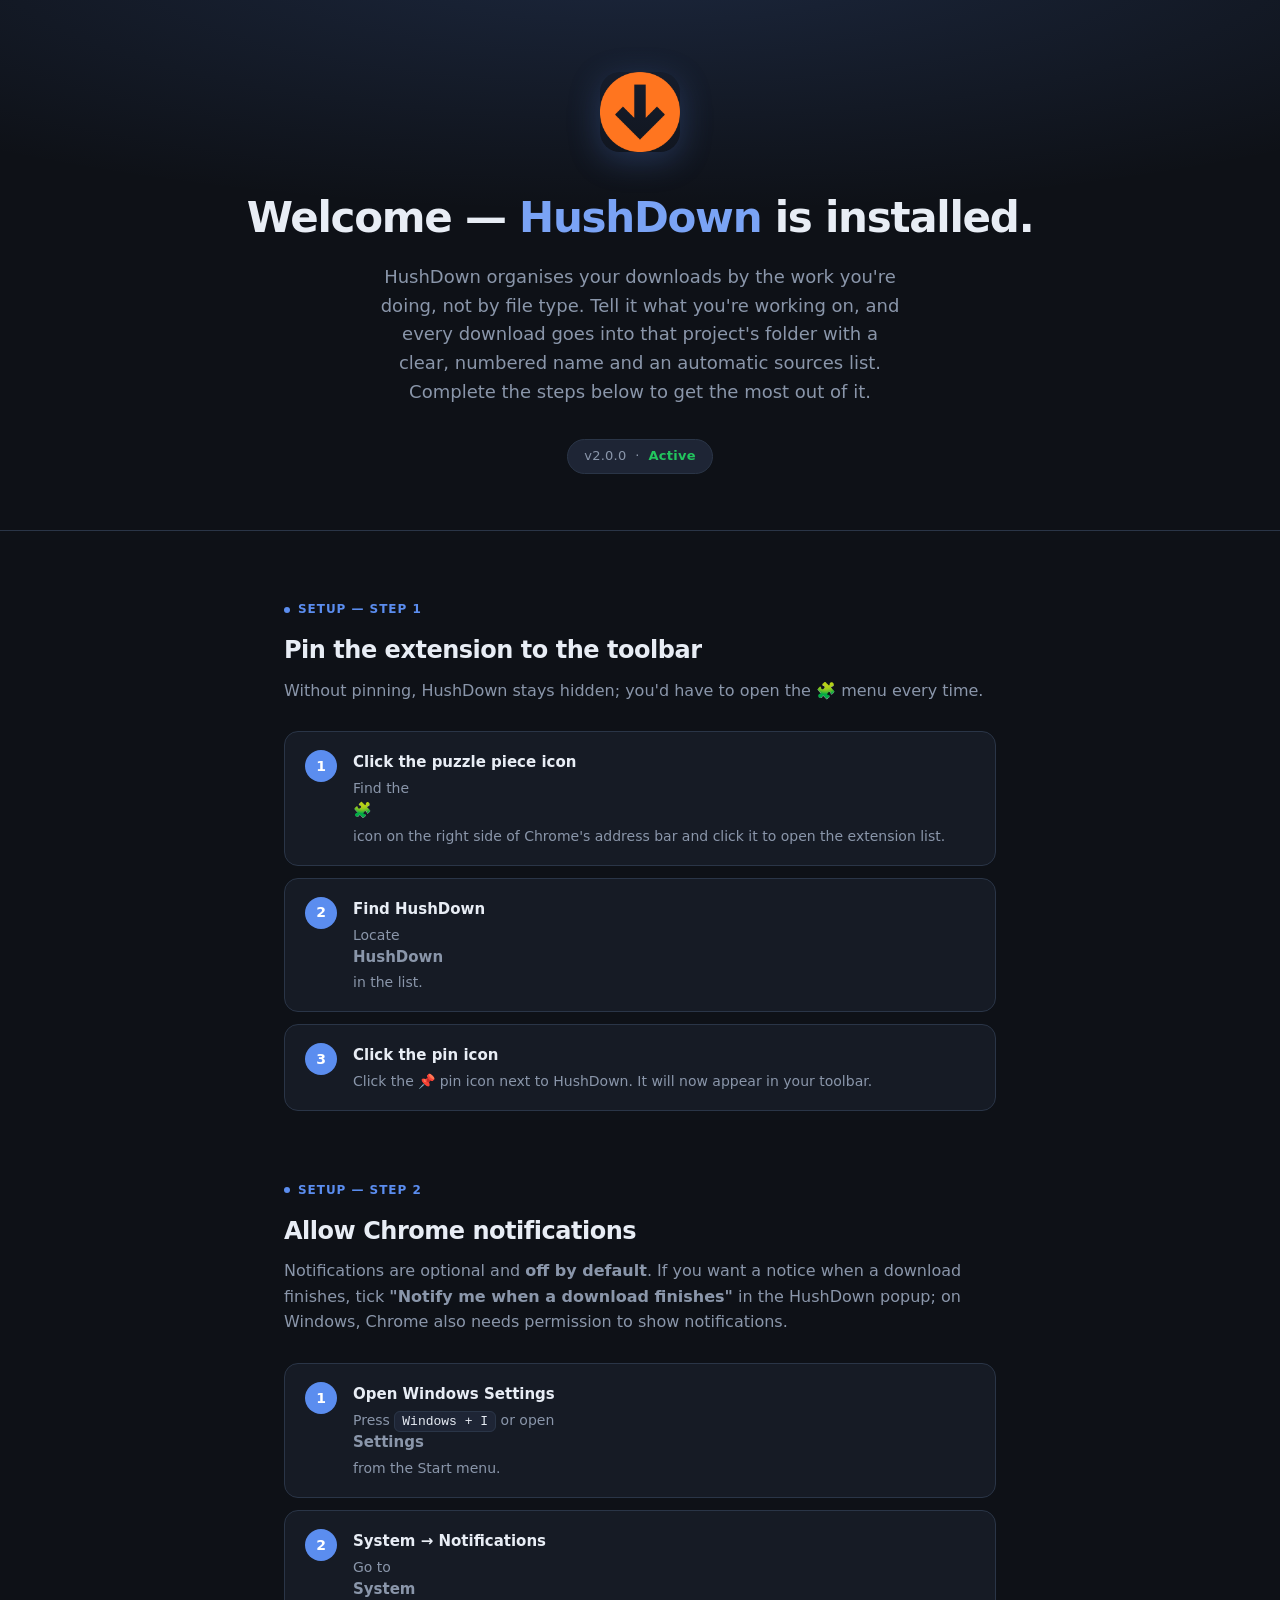
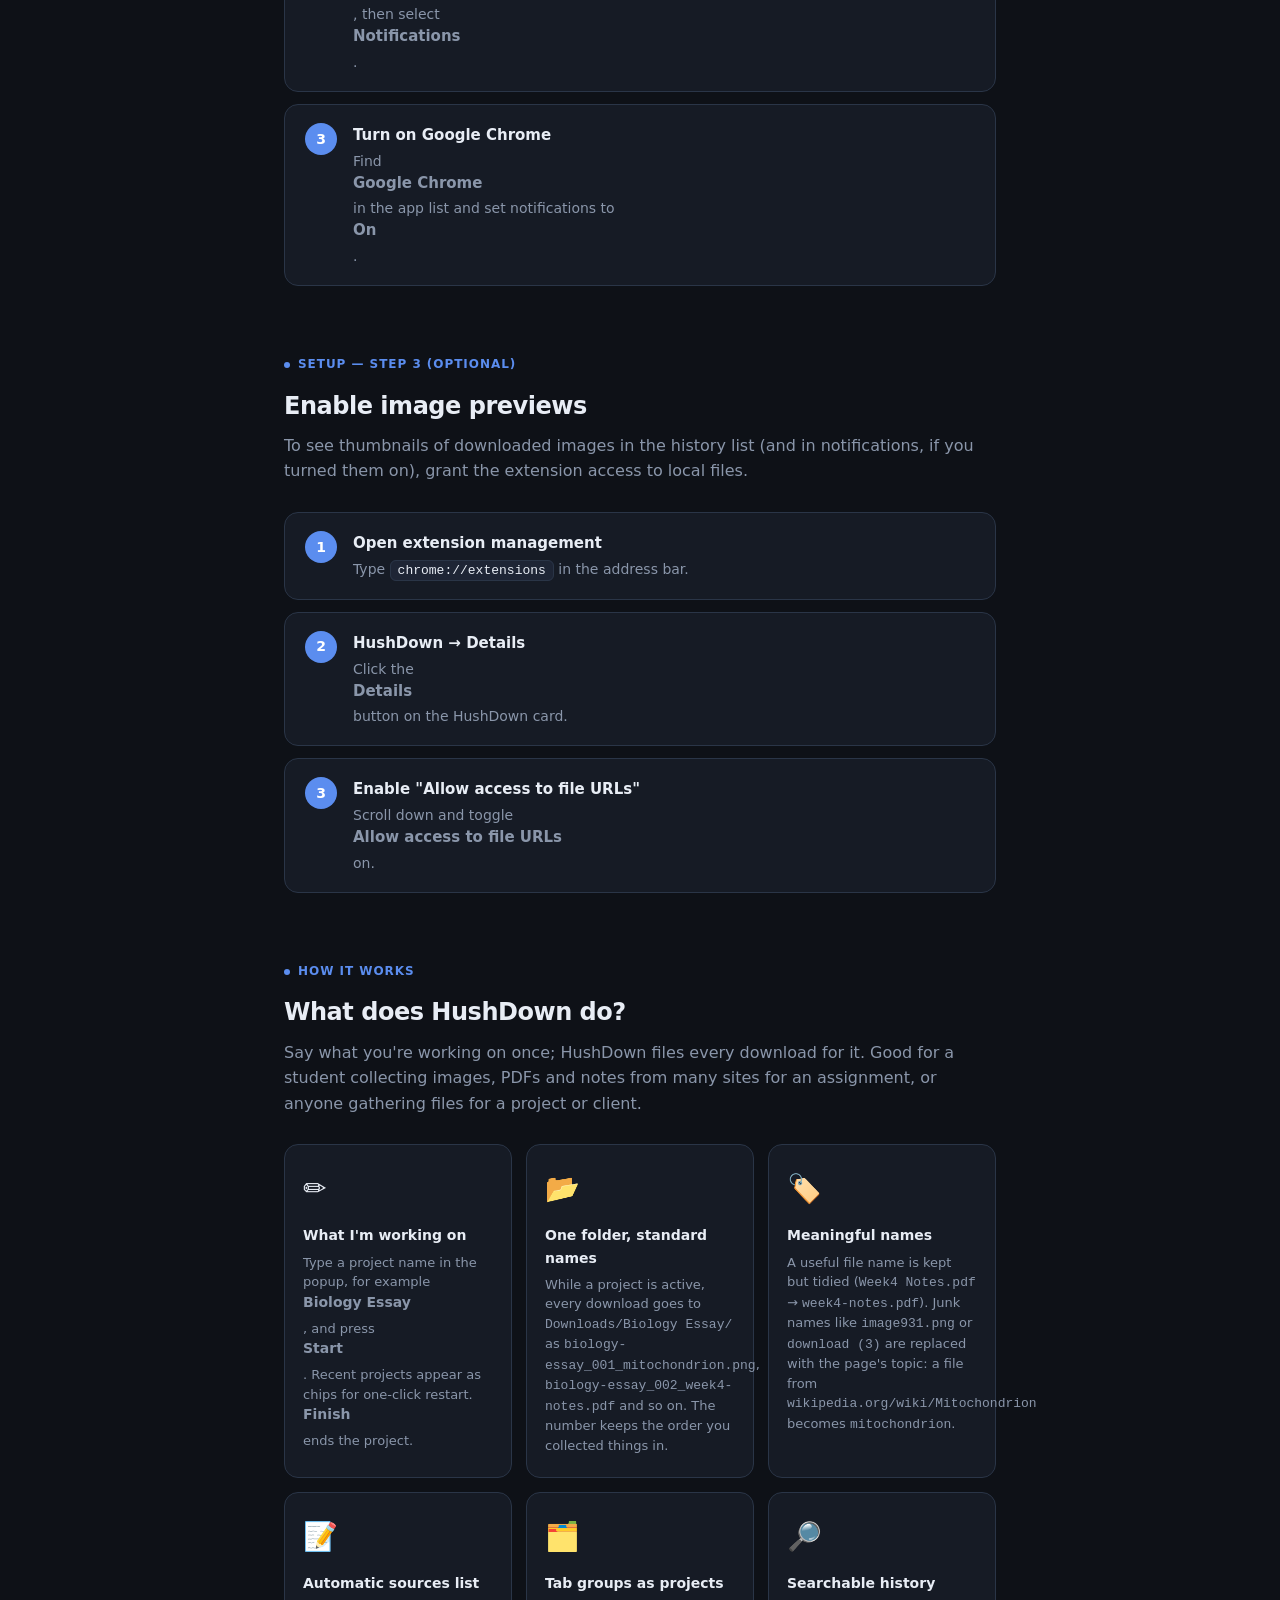
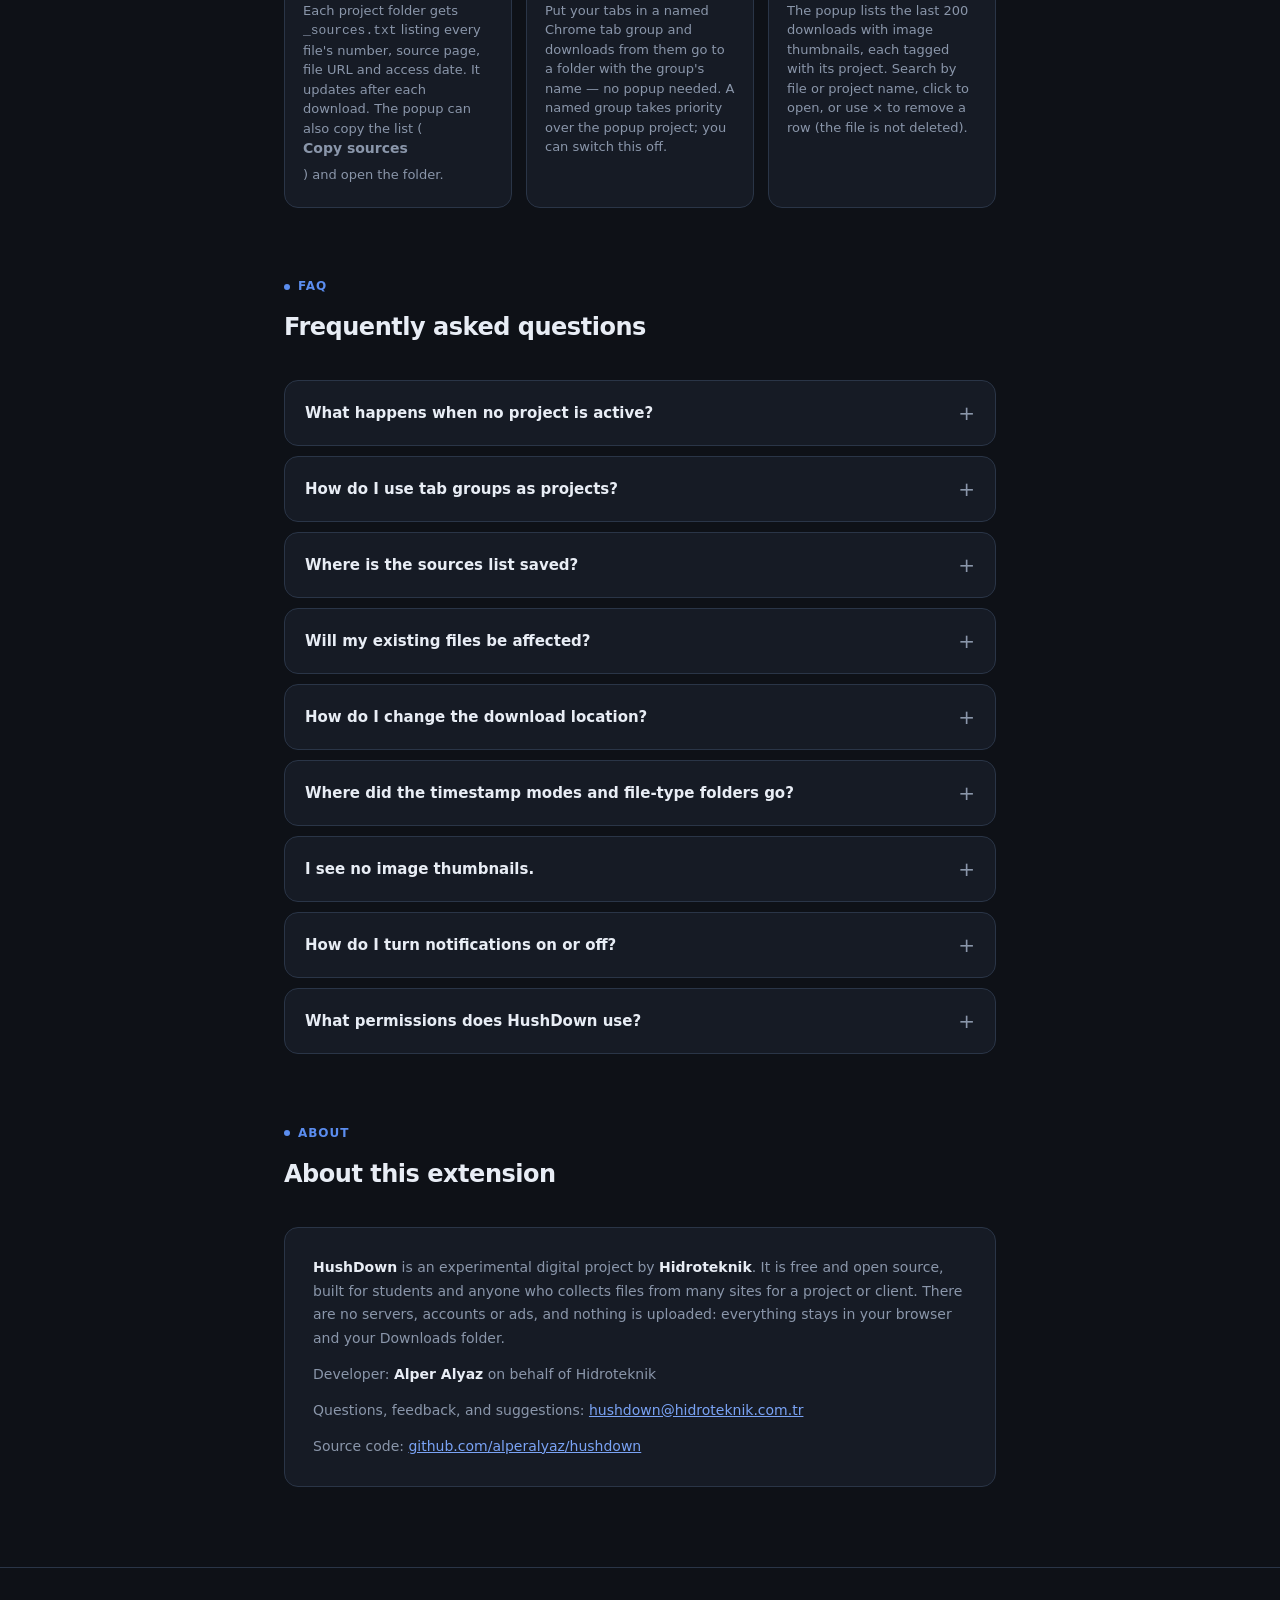
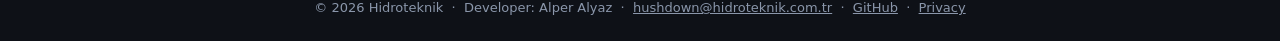
<file: docs/index.html>
<!DOCTYPE html>
<html lang="en">
<head>
  <meta charset="UTF-8" />
  <meta name="viewport" content="width=device-width, initial-scale=1" />
  <title>HushDown — Welcome</title>
  <meta name="description" content="HushDown Chrome extension setup guide. Pin the extension, start a project, and keep every download for your work in one folder with a sources list." />
  <style>
    *, *::before, *::after { box-sizing: border-box; margin: 0; padding: 0; }

    :root {
      --bg: #0e1117;
      --surface: #161b25;
      --surface2: #1e2535;
      --border: #2a3547;
      --text: #e8edf5;
      --muted: #8a96aa;
      --accent: #5b8def;
      --accent2: #7aa3f5;
      --green: #22c55e;
      --radius: 14px;
    }

    body {
      background: var(--bg);
      color: var(--text);
      font-family: system-ui, "Segoe UI", Roboto, sans-serif;
      font-size: 16px;
      line-height: 1.6;
      min-height: 100vh;
    }

    a { color: var(--accent2); }

    .hero {
      text-align: center;
      padding: 72px 24px 56px;
      background: radial-gradient(ellipse 80% 50% at 50% -10%, rgba(91,141,239,.18), transparent);
      border-bottom: 1px solid var(--border);
    }
    .hero-logo {
      width: 80px; height: 80px;
      border-radius: 20px;
      margin-bottom: 24px;
      box-shadow: 0 8px 32px rgba(91,141,239,.25);
    }
    .hero h1 {
      font-size: clamp(28px, 5vw, 42px);
      font-weight: 700;
      letter-spacing: -0.03em;
      margin-bottom: 12px;
    }
    .hero h1 span { color: var(--accent2); }
    .hero p {
      color: var(--muted);
      font-size: 18px;
      max-width: 520px;
      margin: 0 auto 32px;
    }
    .badge {
      display: inline-block;
      background: var(--surface2);
      border: 1px solid var(--border);
      border-radius: 999px;
      padding: 6px 16px;
      font-size: 13px;
      color: var(--muted);
      letter-spacing: .02em;
    }
    .badge strong { color: var(--green); }

    .container {
      max-width: 760px;
      margin: 0 auto;
      padding: 0 24px 80px;
    }

    .section { margin-top: 64px; }

    .section-label {
      display: inline-flex;
      align-items: center;
      gap: 8px;
      font-size: 12px;
      font-weight: 600;
      letter-spacing: .08em;
      text-transform: uppercase;
      color: var(--accent);
      margin-bottom: 12px;
    }
    .section-label .dot {
      width: 6px; height: 6px;
      background: var(--accent);
      border-radius: 50%;
    }
    .section h2 {
      font-size: 24px;
      font-weight: 700;
      letter-spacing: -0.02em;
      margin-bottom: 8px;
    }
    .section > p { color: var(--muted); margin-bottom: 28px; }

    .steps { display: flex; flex-direction: column; gap: 12px; }
    .step {
      display: flex;
      align-items: flex-start;
      gap: 16px;
      background: var(--surface);
      border: 1px solid var(--border);
      border-radius: var(--radius);
      padding: 18px 20px;
    }
    .step-num {
      flex-shrink: 0;
      width: 32px; height: 32px;
      border-radius: 50%;
      background: var(--accent);
      color: #fff;
      font-weight: 700;
      font-size: 14px;
      display: flex;
      align-items: center;
      justify-content: center;
    }
    .step-body strong { display: block; font-size: 15px; margin-bottom: 4px; }
    .step-body p { color: var(--muted); font-size: 14px; line-height: 1.5; }
    .step-body code {
      background: var(--surface2);
      border: 1px solid var(--border);
      border-radius: 6px;
      padding: 2px 7px;
      font-size: 13px;
      font-family: ui-monospace, Consolas, monospace;
      color: var(--text);
    }

    .how-grid {
      display: grid;
      grid-template-columns: repeat(auto-fit, minmax(200px, 1fr));
      gap: 14px;
    }
    .how-card {
      background: var(--surface);
      border: 1px solid var(--border);
      border-radius: var(--radius);
      padding: 22px 18px;
    }
    .how-card .icon { font-size: 28px; margin-bottom: 12px; }
    .how-card strong { display: block; font-size: 14px; margin-bottom: 6px; }
    .how-card p { font-size: 13px; color: var(--muted); line-height: 1.5; }

    .faq { display: flex; flex-direction: column; gap: 10px; }
    .faq details {
      background: var(--surface);
      border: 1px solid var(--border);
      border-radius: var(--radius);
      overflow: hidden;
    }
    .faq summary {
      padding: 16px 20px;
      cursor: pointer;
      font-weight: 600;
      font-size: 15px;
      list-style: none;
      display: flex;
      align-items: center;
      justify-content: space-between;
      user-select: none;
    }
    .faq summary::-webkit-details-marker { display: none; }
    .faq summary::after {
      content: "+";
      font-size: 20px;
      color: var(--muted);
      transition: transform .2s;
      font-weight: 300;
    }
    .faq details[open] summary::after { transform: rotate(45deg); }
    .faq details[open] summary { border-bottom: 1px solid var(--border); }
    .faq .answer {
      padding: 14px 20px;
      font-size: 14px;
      color: var(--muted);
      line-height: 1.6;
    }
    .faq .answer strong { color: var(--text); }
    .faq .answer code {
      background: var(--surface2);
      border: 1px solid var(--border);
      border-radius: 5px;
      padding: 1px 6px;
      font-family: ui-monospace, Consolas, monospace;
      font-size: 12px;
      color: var(--text);
    }

    .about-card {
      background: var(--surface);
      border: 1px solid var(--border);
      border-radius: var(--radius);
      padding: 28px;
      font-size: 14px;
      color: var(--muted);
      line-height: 1.7;
    }
    .about-card p + p { margin-top: 12px; }
    .about-card strong { color: var(--text); }
    .about-card a { color: var(--accent2); }

    footer {
      border-top: 1px solid var(--border);
      padding: 28px 24px;
      text-align: center;
      font-size: 13px;
      color: var(--muted);
      line-height: 1.8;
    }
    footer a { color: var(--muted); }
    footer a:hover { color: var(--text); }

    @media (max-width: 540px) {
      .hero { padding: 48px 20px 40px; }
    }
  </style>
</head>
<body>

<div class="hero">
  <img src="logo.png" alt="HushDown" class="hero-logo" />
  <h1>Welcome — <span>HushDown</span> is installed.</h1>
  <p>HushDown organises your downloads by the work you're doing, not by file type. Tell it what you're working on, and every download goes into that project's folder with a clear, numbered name and an automatic sources list. Complete the steps below to get the most out of it.</p>
  <div class="badge">v2.0.0 &nbsp;·&nbsp; <strong>Active</strong></div>
</div>

<div class="container">

  <!-- Step 1: Pin -->
  <div class="section">
    <div class="section-label"><span class="dot"></span>Setup — Step 1</div>
    <h2>Pin the extension to the toolbar</h2>
    <p>Without pinning, HushDown stays hidden; you'd have to open the 🧩 menu every time.</p>
    <div class="steps">
      <div class="step">
        <div class="step-num">1</div>
        <div class="step-body">
          <strong>Click the puzzle piece icon</strong>
          <p>Find the <strong>🧩</strong> icon on the right side of Chrome's address bar and click it to open the extension list.</p>
        </div>
      </div>
      <div class="step">
        <div class="step-num">2</div>
        <div class="step-body">
          <strong>Find HushDown</strong>
          <p>Locate <strong>HushDown</strong> in the list.</p>
        </div>
      </div>
      <div class="step">
        <div class="step-num">3</div>
        <div class="step-body">
          <strong>Click the pin icon</strong>
          <p>Click the 📌 pin icon next to HushDown. It will now appear in your toolbar.</p>
        </div>
      </div>
    </div>
  </div>

  <!-- Step 2: Notifications -->
  <div class="section">
    <div class="section-label"><span class="dot"></span>Setup — Step 2</div>
    <h2>Allow Chrome notifications</h2>
    <p>Notifications are optional and <strong>off by default</strong>. If you want a notice when a download finishes, tick <strong>"Notify me when a download finishes"</strong> in the HushDown popup; on Windows, Chrome also needs permission to show notifications.</p>
    <div class="steps">
      <div class="step">
        <div class="step-num">1</div>
        <div class="step-body">
          <strong>Open Windows Settings</strong>
          <p>Press <code>Windows + I</code> or open <strong>Settings</strong> from the Start menu.</p>
        </div>
      </div>
      <div class="step">
        <div class="step-num">2</div>
        <div class="step-body">
          <strong>System → Notifications</strong>
          <p>Go to <strong>System</strong>, then select <strong>Notifications</strong>.</p>
        </div>
      </div>
      <div class="step">
        <div class="step-num">3</div>
        <div class="step-body">
          <strong>Turn on Google Chrome</strong>
          <p>Find <strong>Google Chrome</strong> in the app list and set notifications to <strong>On</strong>.</p>
        </div>
      </div>
    </div>
  </div>

  <!-- Step 3: File URL access -->
  <div class="section">
    <div class="section-label"><span class="dot"></span>Setup — Step 3 (optional)</div>
    <h2>Enable image previews</h2>
    <p>To see thumbnails of downloaded images in the history list (and in notifications, if you turned them on), grant the extension access to local files.</p>
    <div class="steps">
      <div class="step">
        <div class="step-num">1</div>
        <div class="step-body">
          <strong>Open extension management</strong>
          <p>Type <code>chrome://extensions</code> in the address bar.</p>
        </div>
      </div>
      <div class="step">
        <div class="step-num">2</div>
        <div class="step-body">
          <strong>HushDown → Details</strong>
          <p>Click the <strong>Details</strong> button on the HushDown card.</p>
        </div>
      </div>
      <div class="step">
        <div class="step-num">3</div>
        <div class="step-body">
          <strong>Enable "Allow access to file URLs"</strong>
          <p>Scroll down and toggle <strong>Allow access to file URLs</strong> on.</p>
        </div>
      </div>
    </div>
  </div>

  <!-- How it works -->
  <div class="section">
    <div class="section-label"><span class="dot"></span>How it works</div>
    <h2>What does HushDown do?</h2>
    <p>Say what you're working on once; HushDown files every download for it. Good for a student collecting images, PDFs and notes from many sites for an assignment, or anyone gathering files for a project or client.</p>
    <div class="how-grid">
      <div class="how-card">
        <div class="icon">✏️</div>
        <strong>What I'm working on</strong>
        <p>Type a project name in the popup, for example <strong>Biology Essay</strong>, and press <strong>Start</strong>. Recent projects appear as chips for one-click restart. <strong>Finish</strong> ends the project.</p>
      </div>
      <div class="how-card">
        <div class="icon">📂</div>
        <strong>One folder, standard names</strong>
        <p>While a project is active, every download goes to <code>Downloads/Biology Essay/</code> as <code>biology-essay_001_mitochondrion.png</code>, <code>biology-essay_002_week4-notes.pdf</code> and so on. The number keeps the order you collected things in.</p>
      </div>
      <div class="how-card">
        <div class="icon">🏷️</div>
        <strong>Meaningful names</strong>
        <p>A useful file name is kept but tidied (<code>Week4 Notes.pdf</code> → <code>week4-notes.pdf</code>). Junk names like <code>image931.png</code> or <code>download (3)</code> are replaced with the page's topic: a file from <code>wikipedia.org/wiki/Mitochondrion</code> becomes <code>mitochondrion</code>.</p>
      </div>
      <div class="how-card">
        <div class="icon">📝</div>
        <strong>Automatic sources list</strong>
        <p>Each project folder gets <code>_sources.txt</code> listing every file's number, source page, file URL and access date. It updates after each download. The popup can also copy the list (<strong>Copy sources</strong>) and open the folder.</p>
      </div>
      <div class="how-card">
        <div class="icon">🗂️</div>
        <strong>Tab groups as projects</strong>
        <p>Put your tabs in a named Chrome tab group and downloads from them go to a folder with the group's name — no popup needed. A named group takes priority over the popup project; you can switch this off.</p>
      </div>
      <div class="how-card">
        <div class="icon">🔎</div>
        <strong>Searchable history</strong>
        <p>The popup lists the last 200 downloads with image thumbnails, each tagged with its project. Search by file or project name, click to open, or use × to remove a row (the file is not deleted).</p>
      </div>
    </div>
  </div>

  <!-- FAQ -->
  <div class="section">
    <div class="section-label"><span class="dot"></span>FAQ</div>
    <h2>Frequently asked questions</h2>
    <br />
    <div class="faq">
      <details>
        <summary>What happens when no project is active?</summary>
        <div class="answer">HushDown stays out of the way. Normal file names are kept, and only junk names are renamed, as <code>&lt;topic&gt;_&lt;yyMMdd-HHmmss&gt;</code>, for example <code>mitochondrion_261012-140305.png</code>. If the tab is in a named tab group, the group is used as the project.</div>
      </details>
      <details>
        <summary>How do I use tab groups as projects?</summary>
        <div class="answer">Right-click a tab → <strong>Add tab to new group</strong> and give the group a name. Downloads from tabs in that group go to a folder with the group's name. To turn this off, untick <strong>"Use tab group names as projects"</strong> in the popup.</div>
      </details>
      <details>
        <summary>Where is the sources list saved?</summary>
        <div class="answer">Inside the project folder, named after your Chrome language: <code>_sources.txt</code> (English), <code>_kaynaklar.txt</code> (Turkish) or <code>_来源.txt</code> (Chinese). It is rewritten after each download and does not appear in Chrome's download list. <strong>Copy sources</strong> in the popup copies the same list to the clipboard.</div>
      </details>
      <details>
        <summary>Will my existing files be affected?</summary>
        <div class="answer">No. HushDown only affects <strong>new downloads</strong>. Files already on your disk are never touched, and removing a row from the history list does not delete the file.</div>
      </details>
      <details>
        <summary>How do I change the download location?</summary>
        <div class="answer">Type <code>chrome://settings/downloads</code> in the address bar and change the <strong>Location</strong>. HushDown always saves files (and project folders) inside Chrome's current default download folder.</div>
      </details>
      <details>
        <summary>Where did the timestamp modes and file-type folders go?</summary>
        <div class="answer">Version 2.0.0 removed the three timestamp naming modes and the option to sort downloads into folders by file type. Downloads are now organised by project instead.</div>
      </details>
      <details>
        <summary>I see no image thumbnails.</summary>
        <div class="answer">
          Thumbnails require local file access.<br /><br />
          Go to <strong>chrome://extensions</strong> → HushDown → <strong>Details</strong> → enable <strong>"Allow access to file URLs"</strong>.
        </div>
      </details>
      <details>
        <summary>How do I turn notifications on or off?</summary>
        <div class="answer">Tick or untick <strong>"Notify me when a download finishes"</strong> in the HushDown popup. They are off by default. If they are on but nothing appears on Windows, check Windows Settings → System → Notifications → Google Chrome.</div>
      </details>
      <details>
        <summary>What permissions does HushDown use?</summary>
        <div class="answer">
          <strong>downloads</strong> — Rename new downloads and know when they finish.<br />
          <strong>downloads.open</strong> — Open files from the list.<br />
          <strong>storage</strong> — Save settings, history, the sources list and thumbnails (locally / Chrome sync).<br />
          <strong>notifications</strong> — Optional download-complete notice.<br />
          <strong>offscreen</strong> — Make image thumbnails inside the extension.<br />
          <strong>tabGroups</strong> — Read the name of the active tab's group.<br />
          <strong>file:///*</strong> — Read downloaded images to make thumbnails (optional, user-granted).<br /><br />
          <strong>tabs</strong> (optional) — asked once when you start your first project, and only used for the sources list: the full address and title of the tab you download from. Chrome words it as “Read your browsing history”; HushDown only looks at that one tab at download time and sends nothing anywhere. Without it HushDown still works, but browsers often trim the page address to the site root (e.g. https://tr.wikipedia.org/). You can grant it later from the project card.
        </div>
      </details>
    </div>
  </div>

  <!-- About -->
  <div class="section">
    <div class="section-label"><span class="dot"></span>About</div>
    <h2>About this extension</h2>
    <br />
    <div class="about-card">
      <p>
        <strong>HushDown</strong> is an experimental digital project by <strong>Hidroteknik</strong>.
        It is free and open source, built for students and anyone who collects files from many sites for a project or client.
        There are no servers, accounts or ads, and nothing is uploaded: everything stays in your browser and your Downloads folder.
      </p>
      <p>
        Developer: <strong>Alper Alyaz</strong> on behalf of Hidroteknik
      </p>
      <p>
        Questions, feedback, and suggestions:
        <a href="mailto:hushdown@hidroteknik.com.tr">hushdown@hidroteknik.com.tr</a>
      </p>
      <p>
        Source code:
        <a href="https://github.com/alperalyaz/hushdown" target="_blank" rel="noopener">github.com/alperalyaz/hushdown</a>
      </p>
    </div>
  </div>

</div>

<footer>
  &copy; 2026 Hidroteknik &nbsp;·&nbsp;
  Developer: Alper Alyaz &nbsp;·&nbsp;
  <a href="mailto:hushdown@hidroteknik.com.tr">hushdown@hidroteknik.com.tr</a> &nbsp;·&nbsp;
  <a href="https://github.com/alperalyaz/hushdown" target="_blank" rel="noopener">GitHub</a>
  &nbsp;·&nbsp;
  <a href="privacy.html">Privacy</a>
</footer>

</body>
</html>
</file>
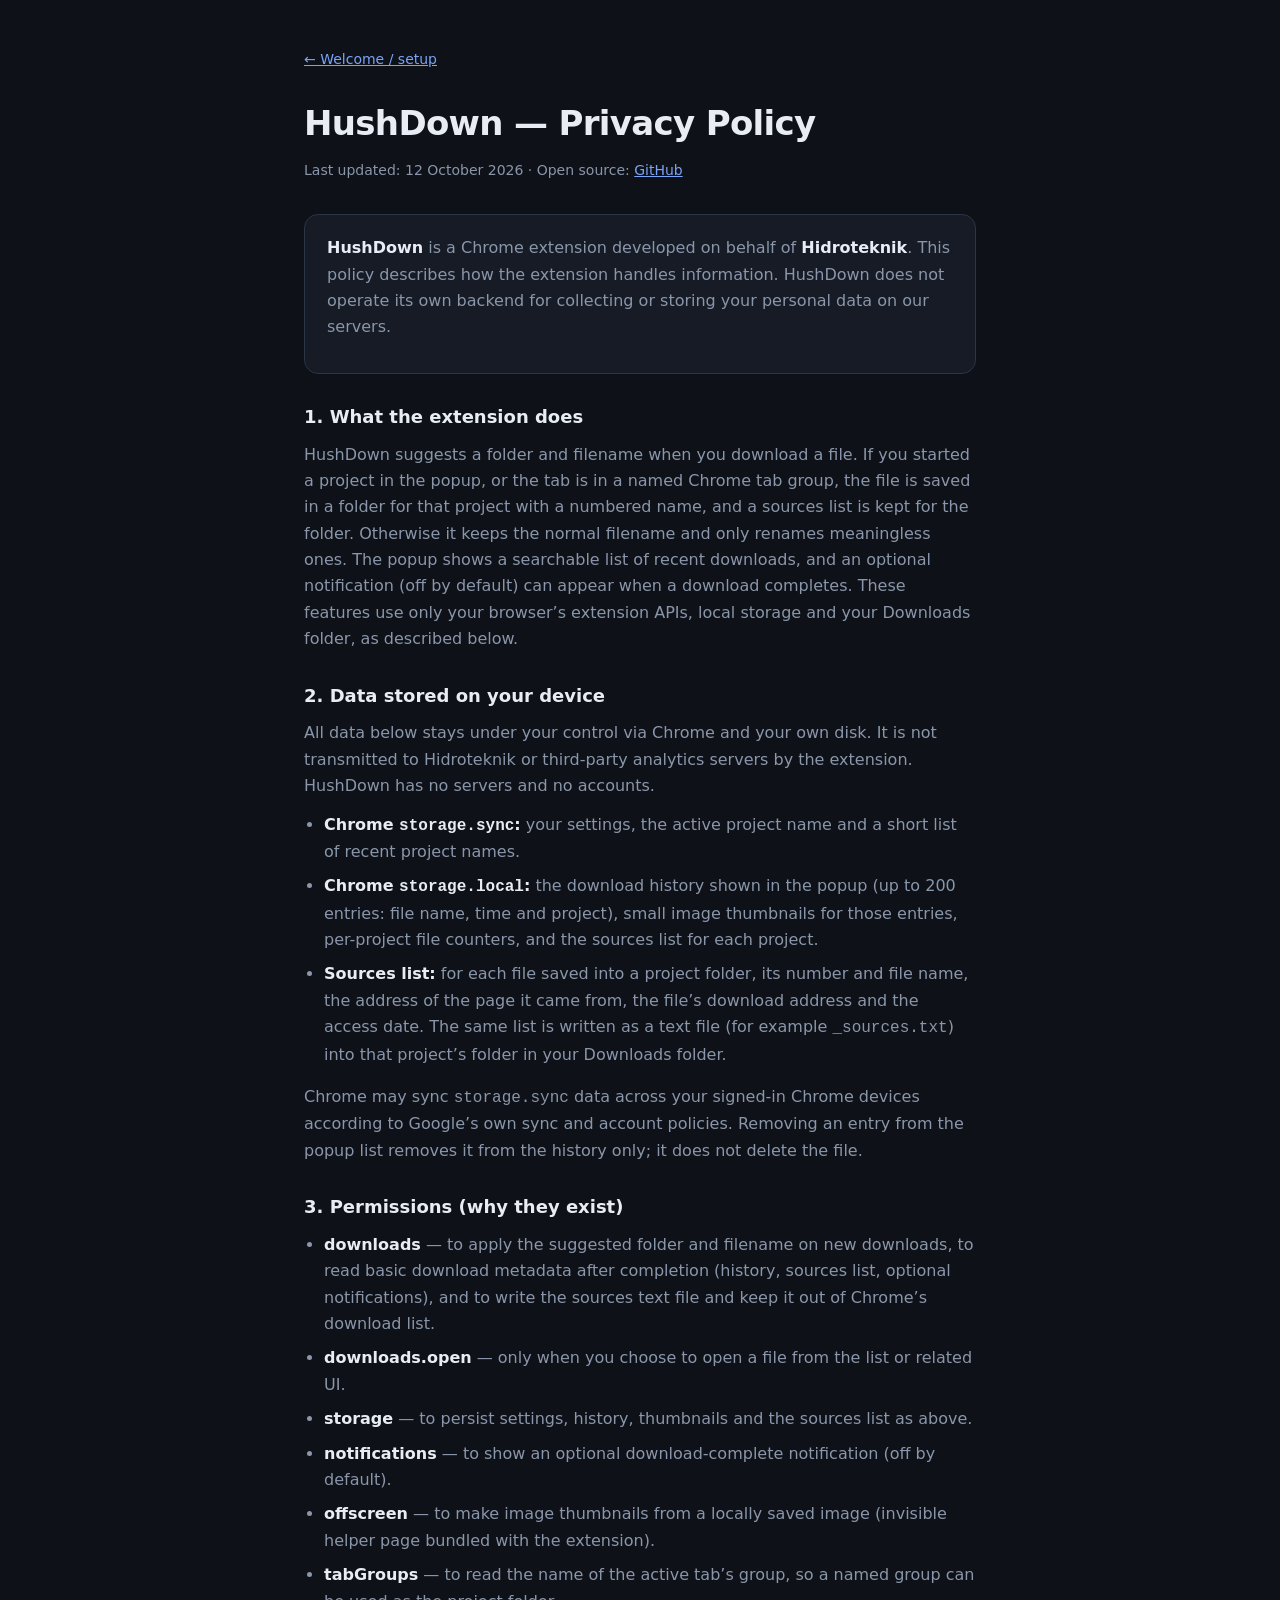
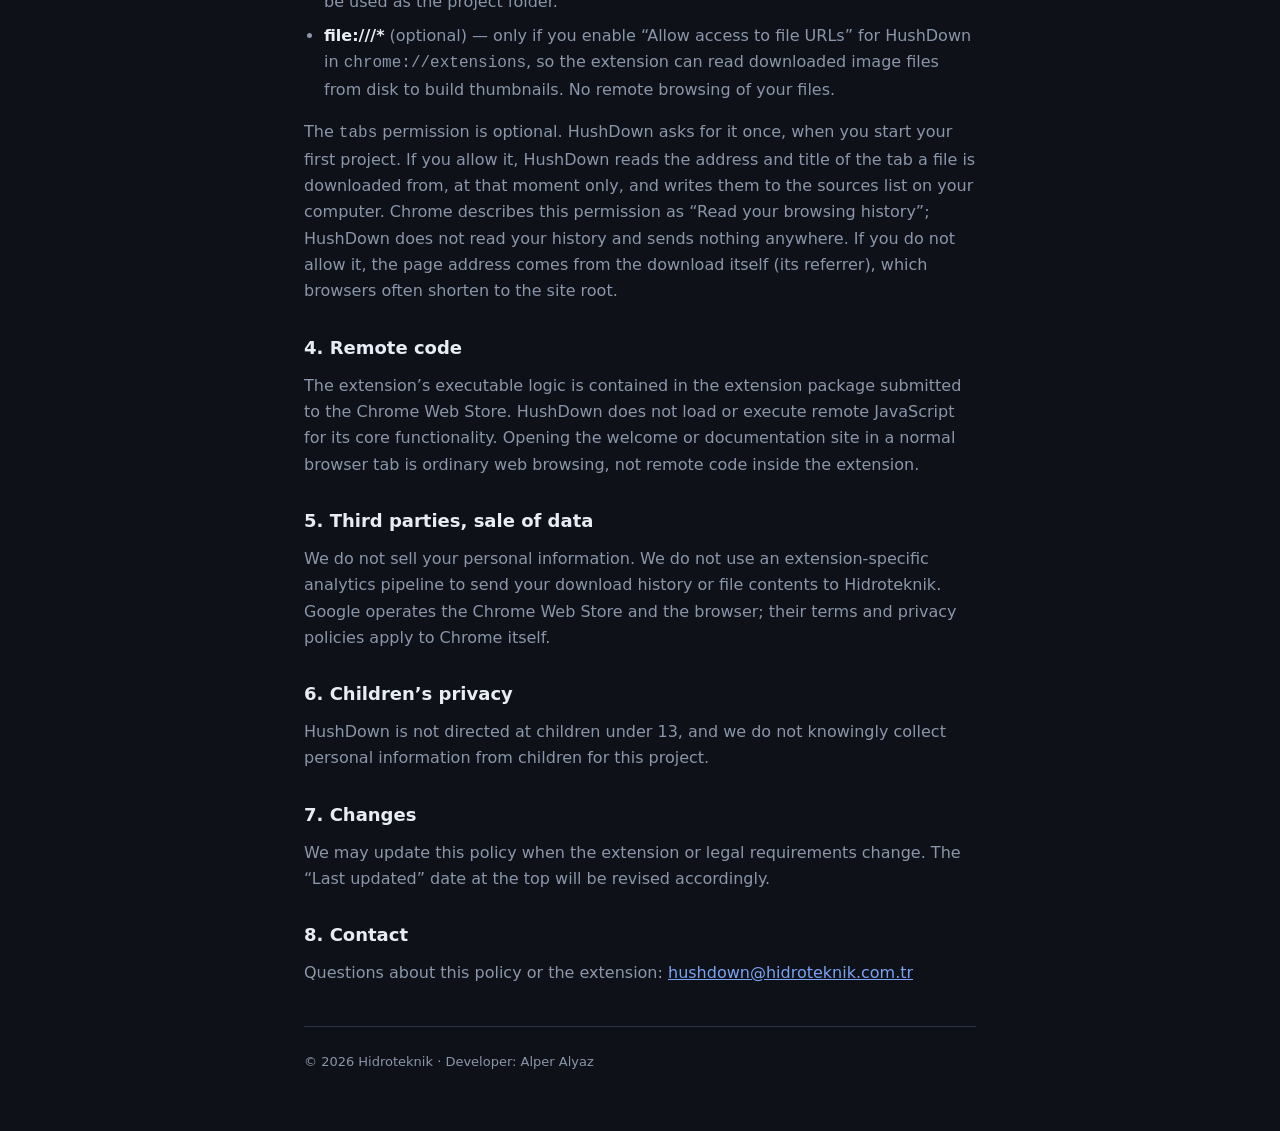
<file: docs/privacy.html>
<!DOCTYPE html>
<html lang="en">
<head>
  <meta charset="UTF-8" />
  <meta name="viewport" content="width=device-width, initial-scale=1" />
  <title>HushDown — Privacy Policy</title>
  <meta name="description" content="Privacy policy for the HushDown Chrome extension." />
  <style>
    *, *::before, *::after { box-sizing: border-box; margin: 0; padding: 0; }
    :root {
      --bg: #0e1117;
      --surface: #161b25;
      --border: #2a3547;
      --text: #e8edf5;
      --muted: #8a96aa;
      --accent2: #7aa3f5;
      --radius: 14px;
    }
    body {
      background: var(--bg);
      color: var(--text);
      font-family: system-ui, "Segoe UI", Roboto, sans-serif;
      font-size: 16px;
      line-height: 1.65;
      min-height: 100vh;
    }
    a { color: var(--accent2); }
    .wrap { max-width: 720px; margin: 0 auto; padding: 48px 24px 64px; }
    h1 {
      font-size: clamp(26px, 4vw, 34px);
      font-weight: 700;
      letter-spacing: -0.02em;
      margin-bottom: 8px;
    }
    .meta { color: var(--muted); font-size: 14px; margin-bottom: 32px; }
    h2 {
      font-size: 18px;
      font-weight: 600;
      margin: 28px 0 10px;
    }
    p, li { color: var(--muted); margin-bottom: 12px; }
    ul { padding-left: 1.25rem; margin-bottom: 16px; }
    li { margin-bottom: 8px; }
    strong { color: var(--text); }
    .card {
      background: var(--surface);
      border: 1px solid var(--border);
      border-radius: var(--radius);
      padding: 20px 22px;
      margin-top: 20px;
    }
    .nav { margin-bottom: 24px; font-size: 14px; }
    footer {
      margin-top: 40px;
      padding-top: 24px;
      border-top: 1px solid var(--border);
      font-size: 13px;
      color: var(--muted);
    }
  </style>
</head>
<body>
  <div class="wrap">
    <p class="nav"><a href="./">← Welcome / setup</a></p>
    <h1>HushDown — Privacy Policy</h1>
    <p class="meta">Last updated: 12 October 2026 · Open source: <a href="https://github.com/alperalyaz/hushdown" target="_blank" rel="noopener">GitHub</a></p>

    <div class="card">
      <p>
        <strong>HushDown</strong> is a Chrome extension developed on behalf of <strong>Hidroteknik</strong>.
        This policy describes how the extension handles information. HushDown does not operate its own backend
        for collecting or storing your personal data on our servers.
      </p>
    </div>

    <h2>1. What the extension does</h2>
    <p>
      HushDown suggests a folder and filename when you download a file. If you started a project in the popup, or the
      tab is in a named Chrome tab group, the file is saved in a folder for that project with a numbered name, and a
      sources list is kept for the folder. Otherwise it keeps the normal filename and only renames meaningless ones.
      The popup shows a searchable list of recent downloads, and an optional notification (off by default) can appear
      when a download completes. These features use only your browser’s extension APIs, local storage and your Downloads folder, as described below.
    </p>

    <h2>2. Data stored on your device</h2>
    <p>All data below stays under your control via Chrome and your own disk. It is not transmitted to Hidroteknik or third-party analytics servers by the extension. HushDown has no servers and no accounts.</p>
    <ul>
      <li><strong>Chrome <code>storage.sync</code>:</strong> your settings, the active project name and a short list of recent project names.</li>
      <li><strong>Chrome <code>storage.local</code>:</strong> the download history shown in the popup (up to 200 entries: file name, time and project), small image thumbnails for those entries, per-project file counters, and the sources list for each project.</li>
      <li><strong>Sources list:</strong> for each file saved into a project folder, its number and file name, the address of the page it came from, the file’s download address and the access date. The same list is written as a text file (for example <code>_sources.txt</code>) into that project’s folder in your Downloads folder.</li>
    </ul>
    <p>Chrome may sync <code>storage.sync</code> data across your signed-in Chrome devices according to Google’s own sync and account policies. Removing an entry from the popup list removes it from the history only; it does not delete the file.</p>

    <h2>3. Permissions (why they exist)</h2>
    <ul>
      <li><strong>downloads</strong> — to apply the suggested folder and filename on new downloads, to read basic download metadata after completion (history, sources list, optional notifications), and to write the sources text file and keep it out of Chrome’s download list.</li>
      <li><strong>downloads.open</strong> — only when you choose to open a file from the list or related UI.</li>
      <li><strong>storage</strong> — to persist settings, history, thumbnails and the sources list as above.</li>
      <li><strong>notifications</strong> — to show an optional download-complete notification (off by default).</li>
      <li><strong>offscreen</strong> — to make image thumbnails from a locally saved image (invisible helper page bundled with the extension).</li>
      <li><strong>tabGroups</strong> — to read the name of the active tab’s group, so a named group can be used as the project folder.</li>
      <li><strong>file:///*</strong> (optional) — only if you enable “Allow access to file URLs” for HushDown in <code>chrome://extensions</code>, so the extension can read downloaded image files from disk to build thumbnails. No remote browsing of your files.</li>
    </ul>
    <p>The <code>tabs</code> permission is optional. HushDown asks for it once, when you start your first project. If you allow it, HushDown reads the address and title of the tab a file is downloaded from, at that moment only, and writes them to the sources list on your computer. Chrome describes this permission as “Read your browsing history”; HushDown does not read your history and sends nothing anywhere. If you do not allow it, the page address comes from the download itself (its referrer), which browsers often shorten to the site root.</p>

    <h2>4. Remote code</h2>
    <p>
      The extension’s executable logic is contained in the extension package submitted to the Chrome Web Store.
      HushDown does not load or execute remote JavaScript for its core functionality.
      Opening the welcome or documentation site in a normal browser tab is ordinary web browsing, not remote code inside the extension.
    </p>

    <h2>5. Third parties, sale of data</h2>
    <p>
      We do not sell your personal information. We do not use an extension-specific analytics pipeline to send your
      download history or file contents to Hidroteknik. Google operates the Chrome Web Store and the browser;
      their terms and privacy policies apply to Chrome itself.
    </p>

    <h2>6. Children’s privacy</h2>
    <p>HushDown is not directed at children under 13, and we do not knowingly collect personal information from children for this project.</p>

    <h2>7. Changes</h2>
    <p>We may update this policy when the extension or legal requirements change. The “Last updated” date at the top will be revised accordingly.</p>

    <h2>8. Contact</h2>
    <p>
      Questions about this policy or the extension:
      <a href="mailto:hushdown@hidroteknik.com.tr">hushdown@hidroteknik.com.tr</a>
    </p>

    <footer>
      &copy; 2026 Hidroteknik · Developer: Alper Alyaz
    </footer>
  </div>
</body>
</html>
</file>
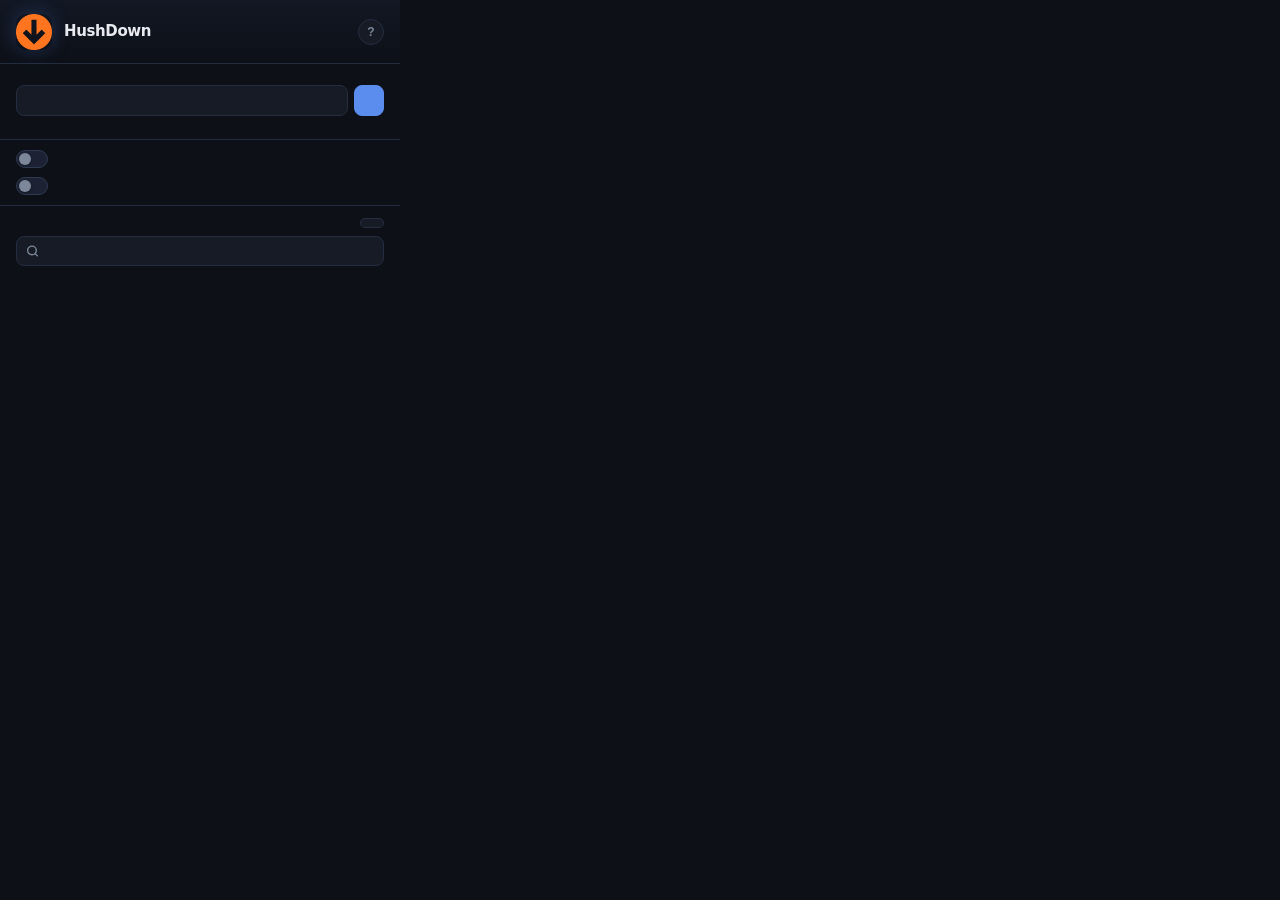
<file: extension/popup.html>
<!DOCTYPE html>
<html lang="en">
  <head>
    <meta charset="UTF-8" />
    <meta name="viewport" content="width=device-width, initial-scale=1" />
    <title>HushDown</title>
    <link rel="stylesheet" href="popup.css" />
  </head>
  <body>
    <header class="hd-header">
      <img src="icons/logo.png" alt="HushDown" class="hd-logo" width="36" height="36" />
      <div class="hd-header-text">
        <h1 class="hd-title">HushDown</h1>
        <p class="hd-sub" id="versionLabel"></p>
      </div>
      <button type="button" id="helpBtn" class="hd-help-btn" data-i18n-title="helpBtnTitle">?</button>
    </header>

    <section class="hd-section">
      <h2 class="hd-heading" data-i18n="projectHeading"></h2>

      <div id="groupCard" class="hd-card hd-card-group" hidden>
        <p class="hd-card-text" id="groupText"></p>
      </div>

      <form id="startForm" class="hd-start">
        <input type="text" id="projectInput" class="hd-input" maxlength="60"
          autocomplete="off" data-i18n-placeholder="projectPlaceholder" />
        <button type="submit" class="hd-btn hd-btn-primary" data-i18n="projectStart"></button>
      </form>
      <div id="recentList" class="hd-chips"></div>
      <p id="idleHint" class="hd-hint" data-i18n="idleHint"></p>

      <div id="activeCard" class="hd-card" hidden>
        <div class="hd-card-top">
          <span class="hd-dot"></span>
          <span class="hd-card-title" id="activeName"></span>
        </div>
        <p class="hd-card-meta" id="activeMeta"></p>
        <p class="hd-card-example" id="activeExample"></p>
        <div id="permRow" class="hd-perm" hidden>
          <p class="hd-perm-text" data-i18n="permHint"></p>
          <button type="button" id="grantTabs" class="hd-btn hd-btn-sm hd-btn-primary" data-i18n="permGrant"></button>
        </div>
        <div class="hd-card-actions">
          <button type="button" id="showFolder" class="hd-btn hd-btn-sm" data-i18n="showFolder"></button>
          <button type="button" id="copySources" class="hd-btn hd-btn-sm" data-i18n="copySources"></button>
          <button type="button" id="stopProject" class="hd-btn hd-btn-sm hd-btn-ghost" data-i18n="projectStop"></button>
        </div>
      </div>
    </section>

    <section class="hd-section hd-settings-section">
      <label class="hd-toggle-row">
        <input type="checkbox" id="useTabGroups" />
        <span class="hd-switch"></span>
        <span class="hd-toggle-label" data-i18n="useTabGroupsLabel"></span>
      </label>
      <label class="hd-toggle-row">
        <input type="checkbox" id="notifications" />
        <span class="hd-switch"></span>
        <span class="hd-toggle-label" data-i18n="notificationsLabel"></span>
      </label>
    </section>

    <section class="hd-section">
      <div class="hd-log-header">
        <h2 class="hd-heading" data-i18n="historyHeading"></h2>
        <button type="button" id="openDownloads" class="hd-btn hd-btn-sm"
          data-i18n="openFolderLabel" data-i18n-title="openFolderTitle"></button>
      </div>
      <div class="hd-search-wrap">
        <svg class="hd-search-icon" xmlns="http://www.w3.org/2000/svg" width="13" height="13" viewBox="0 0 24 24" fill="none" stroke="currentColor" stroke-width="2.5" stroke-linecap="round" stroke-linejoin="round">
          <circle cx="11" cy="11" r="8"/><path d="m21 21-4.35-4.35"/>
        </svg>
        <input type="search" id="searchInput" class="hd-search"
          data-i18n-placeholder="searchPlaceholder" />
      </div>
      <ul id="log" class="hd-log"></ul>
      <p id="logEmpty" class="hd-empty" data-i18n="logEmptyText"></p>
      <a href="#" id="fullHistory" class="hd-full-history" data-i18n="fullHistoryLabel"></a>
    </section>

    <div id="toast" class="hd-toast" hidden></div>

    <script src="naming.js"></script>
    <script src="sources.js"></script>
    <script src="popup.js"></script>
  </body>
</html>
</file>
<file: extension/popup.css>
:root {
  color-scheme: dark light;
  --bg: #0d1017;
  --surface: #161b26;
  --surface-2: #1c2233;
  --border: #242d40;
  --border-2: #2e3a52;
  --text: #e8eaf0;
  --muted: #7c8899;
  --accent: #5b8def;
  --accent-hover: #7aa3f5;
  --accent-dim: rgba(91, 141, 239, 0.12);
  --accent-glow: rgba(91, 141, 239, 0.22);
  --danger: #e05c5c;
  --danger-dim: rgba(224, 92, 92, 0.1);
  font-family: system-ui, "Segoe UI", Roboto, sans-serif;
  font-size: 13px;
}

* {
  box-sizing: border-box;
}

[hidden] {
  display: none !important;
}

body {
  margin: 0;
  min-width: 340px;
  max-width: 400px;
  background: var(--bg);
  color: var(--text);
}

/* ── HEADER ── */

.hd-header {
  display: flex;
  align-items: center;
  gap: 12px;
  padding: 14px 16px 13px;
  border-bottom: 1px solid var(--border);
  background: linear-gradient(180deg, rgba(91,141,239,0.06) 0%, transparent 100%);
}

.hd-logo {
  width: 36px;
  height: 36px;
  border-radius: 10px;
  flex-shrink: 0;
  display: block;
  object-fit: contain;
  box-shadow: 0 0 18px rgba(91, 141, 239, 0.3), 0 2px 8px rgba(0,0,0,0.4);
}

.hd-header-text {
  min-width: 0;
  flex: 1;
}

.hd-title {
  margin: 0;
  font-size: 15px;
  font-weight: 700;
  letter-spacing: -0.025em;
}

.hd-sub {
  margin: 2px 0 0;
  font-size: 11px;
  color: var(--muted);
}

.hd-help-btn {
  flex-shrink: 0;
  width: 26px;
  height: 26px;
  border-radius: 50%;
  border: 1px solid var(--border);
  background: var(--surface);
  color: var(--muted);
  font-size: 12px;
  font-weight: 700;
  cursor: pointer;
  display: flex;
  align-items: center;
  justify-content: center;
  transition: color 0.15s, border-color 0.15s, background 0.15s, box-shadow 0.15s;
}

.hd-help-btn:hover {
  color: var(--accent-hover);
  border-color: var(--accent);
  background: var(--accent-dim);
  box-shadow: 0 0 8px var(--accent-glow);
}

/* ── SECTIONS ── */

.hd-section {
  padding: 12px 16px 14px;
  border-bottom: 1px solid var(--border);
}

.hd-settings-section {
  padding-top: 10px;
  padding-bottom: 10px;
}

.hd-settings {
  margin: 0;
  padding: 0;
  border: none;
}

.hd-settings-label {
  display: block;
  font-size: 10px;
  font-weight: 700;
  text-transform: uppercase;
  letter-spacing: 0.08em;
  color: var(--muted);
  margin-bottom: 8px;
  padding: 0;
}

/* ── TOGGLE SWITCH ── */

.hd-settings-section {
  display: flex;
  flex-direction: column;
  gap: 9px;
}

.hd-toggle-row {
  display: inline-flex;
  align-items: center;
  gap: 9px;
  cursor: pointer;
}

.hd-toggle-row input[type="checkbox"] {
  position: absolute;
  opacity: 0;
  width: 0;
  height: 0;
  pointer-events: none;
}

.hd-switch {
  flex-shrink: 0;
  width: 32px;
  height: 18px;
  border-radius: 9px;
  background: var(--surface-2);
  border: 1px solid var(--border-2);
  position: relative;
  transition: background 0.2s, border-color 0.2s, box-shadow 0.2s;
}

.hd-switch::after {
  content: "";
  position: absolute;
  width: 12px;
  height: 12px;
  border-radius: 50%;
  background: var(--muted);
  top: 2px;
  left: 2px;
  transition: transform 0.22s cubic-bezier(0.34, 1.4, 0.64, 1), background 0.2s;
  box-shadow: 0 1px 3px rgba(0,0,0,0.3);
}

.hd-toggle-row:has(input:checked) .hd-switch {
  background: var(--accent);
  border-color: var(--accent);
  box-shadow: 0 0 10px var(--accent-glow);
}

.hd-toggle-row:has(input:checked) .hd-switch::after {
  transform: translateX(14px);
  background: #fff;
}

.hd-toggle-label {
  font-size: 12px;
  color: var(--muted);
  line-height: 1.3;
  transition: color 0.15s;
}

.hd-toggle-row:has(input:checked) .hd-toggle-label {
  color: var(--text);
}

/* ── DOWNLOADS SECTION ── */

.hd-section:last-of-type {
  border-bottom: none;
}

.hd-log-header {
  display: flex;
  align-items: center;
  justify-content: space-between;
  margin-bottom: 8px;
}

.hd-heading {
  margin: 0;
  font-size: 10px;
  font-weight: 700;
  text-transform: uppercase;
  letter-spacing: 0.08em;
  color: var(--muted);
}

.hd-btn {
  padding: 7px 14px;
  border-radius: 8px;
  border: 1px solid var(--border);
  background: var(--surface);
  color: var(--text);
  cursor: pointer;
  font-size: 13px;
  transition: border-color 0.15s, background 0.15s;
}

.hd-btn:hover {
  border-color: var(--border-2);
  background: var(--surface-2);
}

.hd-btn-sm {
  padding: 4px 11px;
  font-size: 11px;
  font-weight: 500;
  border-radius: 6px;
}

/* ── SEARCH ── */

.hd-search-wrap {
  position: relative;
  margin-bottom: 8px;
}

.hd-search-icon {
  position: absolute;
  left: 10px;
  top: 50%;
  transform: translateY(-50%);
  color: var(--muted);
  pointer-events: none;
  transition: color 0.15s;
}

.hd-search-wrap:focus-within .hd-search-icon {
  color: var(--accent);
}

.hd-search {
  width: 100%;
  padding: 7px 10px 7px 30px;
  border-radius: 8px;
  border: 1px solid var(--border);
  background: var(--surface);
  color: var(--text);
  font-size: 12px;
  outline: none;
  transition: border-color 0.15s, background 0.15s, box-shadow 0.15s;
  -webkit-appearance: none;
  appearance: none;
}

.hd-search:focus {
  border-color: var(--accent);
  background: var(--surface-2);
  box-shadow: 0 0 0 3px var(--accent-dim);
}

.hd-search::placeholder {
  color: var(--muted);
}

.hd-search::-webkit-search-cancel-button {
  -webkit-appearance: none;
}

/* ── LOG LIST ── */

.hd-log {
  list-style: none;
  margin: 0;
  padding: 0;
  max-height: 260px;
  overflow-y: auto;
  scrollbar-width: thin;
  scrollbar-color: var(--border-2) transparent;
}

.hd-log::-webkit-scrollbar {
  width: 4px;
}

.hd-log::-webkit-scrollbar-track {
  background: transparent;
}

.hd-log::-webkit-scrollbar-thumb {
  background: var(--border-2);
  border-radius: 4px;
}

.hd-log-row {
  display: flex;
  align-items: center;
  gap: 10px;
  padding: 7px 10px 7px 12px;
  border-radius: 8px;
  background: var(--surface);
  border: 1px solid var(--border);
  margin-bottom: 4px;
  position: relative;
  overflow: hidden;
  transition: border-color 0.15s, background 0.15s;
}

.hd-log-row::before {
  content: "";
  position: absolute;
  left: 0;
  top: 6px;
  bottom: 6px;
  width: 2px;
  border-radius: 0 2px 2px 0;
  background: var(--accent);
  opacity: 0;
  transform: scaleY(0.5);
  transition: opacity 0.15s, transform 0.15s;
}

.hd-log-row:hover::before {
  opacity: 1;
  transform: scaleY(1);
}

.hd-log-thumb {
  width: 36px;
  height: 36px;
  border-radius: 5px;
  object-fit: cover;
  flex-shrink: 0;
  display: block;
  border: 1px solid var(--border);
}

.hd-log-info {
  display: flex;
  flex-direction: column;
  gap: 3px;
  min-width: 0;
  flex: 1;
}

.hd-log-del {
  flex-shrink: 0;
  width: 20px;
  height: 20px;
  padding: 0;
  border: none;
  border-radius: 5px;
  background: transparent;
  color: var(--muted);
  font-size: 15px;
  line-height: 1;
  cursor: pointer;
  display: flex;
  align-items: center;
  justify-content: center;
  opacity: 0;
  transition: opacity 0.15s, color 0.15s, background 0.15s;
}

.hd-log-row:hover .hd-log-del {
  opacity: 1;
}

.hd-log-del:hover {
  color: var(--danger);
  background: var(--danger-dim);
}

.hd-log-row[data-download-id] {
  cursor: pointer;
  outline: none;
}

.hd-log-row[data-download-id]:hover {
  border-color: var(--border-2);
  background: var(--surface-2);
}

.hd-log-row[data-download-id]:focus-visible {
  border-color: var(--accent);
  box-shadow: 0 0 0 3px var(--accent-dim);
}

.hd-log-name {
  font-size: 12px;
  font-weight: 500;
  overflow: hidden;
  text-overflow: ellipsis;
  white-space: nowrap;
  line-height: 1.3;
}

.hd-log-time {
  font-size: 10px;
  color: var(--muted);
  letter-spacing: 0.01em;
}

/* ── EMPTY STATE ── */

.hd-empty {
  margin: 0;
  padding: 20px 0 8px;
  font-size: 12px;
  color: var(--muted);
  text-align: center;
}

/* ── FOOTER ── */

.hd-full-history {
  display: inline-block;
  margin-top: 6px;
  font-size: 11px;
  color: var(--muted);
  text-decoration: none;
  transition: color 0.15s;
}

.hd-full-history:hover {
  color: var(--accent-hover);
}

/* ── PROJECT ── */

.hd-section > .hd-heading {
  margin-bottom: 9px;
}

.hd-start {
  display: flex;
  gap: 6px;
}

.hd-input {
  flex: 1;
  min-width: 0;
  padding: 7px 10px;
  border-radius: 8px;
  border: 1px solid var(--border);
  background: var(--surface);
  color: var(--text);
  font-size: 13px;
  outline: none;
  transition: border-color 0.15s, box-shadow 0.15s;
}

.hd-input:focus {
  border-color: var(--accent);
  box-shadow: 0 0 0 3px var(--accent-dim);
}

.hd-input::placeholder {
  color: var(--muted);
}

.hd-btn-primary {
  background: var(--accent);
  border-color: var(--accent);
  color: #fff;
  font-weight: 600;
}

.hd-btn-primary:hover {
  background: var(--accent-hover);
  border-color: var(--accent-hover);
}

.hd-btn-ghost {
  background: transparent;
}

.hd-btn:disabled {
  opacity: 0.45;
  cursor: default;
}

.hd-chips {
  display: flex;
  flex-wrap: wrap;
  gap: 5px;
  margin-top: 8px;
}

.hd-chips:empty {
  display: none;
}

.hd-chip {
  padding: 3px 10px;
  border-radius: 999px;
  border: 1px solid var(--border);
  background: var(--surface);
  color: var(--muted);
  font-size: 11px;
  cursor: pointer;
  max-width: 100%;
  overflow: hidden;
  text-overflow: ellipsis;
  white-space: nowrap;
  transition: color 0.15s, border-color 0.15s;
}

.hd-chip:hover {
  color: var(--accent-hover);
  border-color: var(--accent);
}

.hd-hint {
  margin: 9px 0 0;
  font-size: 11px;
  line-height: 1.45;
  color: var(--muted);
}

.hd-card {
  padding: 11px 12px;
  border-radius: 10px;
  border: 1px solid var(--accent);
  background: var(--accent-dim);
  box-shadow: 0 0 14px var(--accent-glow);
}

.hd-card-group {
  margin-bottom: 8px;
  border-color: var(--border-2);
  background: var(--surface);
  box-shadow: none;
}

.hd-card-text {
  margin: 0;
  font-size: 11px;
  line-height: 1.45;
  color: var(--text);
}

.hd-card-top {
  display: flex;
  align-items: center;
  gap: 8px;
}

.hd-dot {
  width: 8px;
  height: 8px;
  border-radius: 50%;
  background: #3ecf8e;
  box-shadow: 0 0 8px rgba(62, 207, 142, 0.7);
  flex-shrink: 0;
}

.hd-card-title {
  font-size: 14px;
  font-weight: 700;
  overflow: hidden;
  text-overflow: ellipsis;
  white-space: nowrap;
}

.hd-card-meta {
  margin: 4px 0 0;
  font-size: 11px;
  color: var(--muted);
}

.hd-card-example {
  margin: 6px 0 0;
  font-size: 10.5px;
  font-family: ui-monospace, Consolas, monospace;
  color: var(--accent-hover);
  overflow: hidden;
  text-overflow: ellipsis;
  white-space: nowrap;
}

.hd-card-actions {
  display: flex;
  flex-wrap: wrap;
  gap: 5px;
  margin-top: 10px;
}

.hd-perm {
  margin-top: 10px;
  padding-top: 10px;
  border-top: 1px solid var(--border-2);
  display: flex;
  align-items: center;
  gap: 10px;
}

.hd-perm-text {
  margin: 0;
  flex: 1;
  font-size: 11px;
  line-height: 1.4;
  color: var(--muted);
}

.hd-log-tag {
  margin-left: 6px;
  padding: 0 6px;
  border-radius: 999px;
  background: var(--accent-dim);
  color: var(--accent-hover);
}

.hd-toast {
  position: fixed;
  left: 50%;
  bottom: 14px;
  transform: translateX(-50%);
  padding: 7px 14px;
  border-radius: 8px;
  background: var(--surface-2);
  border: 1px solid var(--border-2);
  font-size: 12px;
  box-shadow: 0 4px 16px rgba(0, 0, 0, 0.4);
}
</file>
